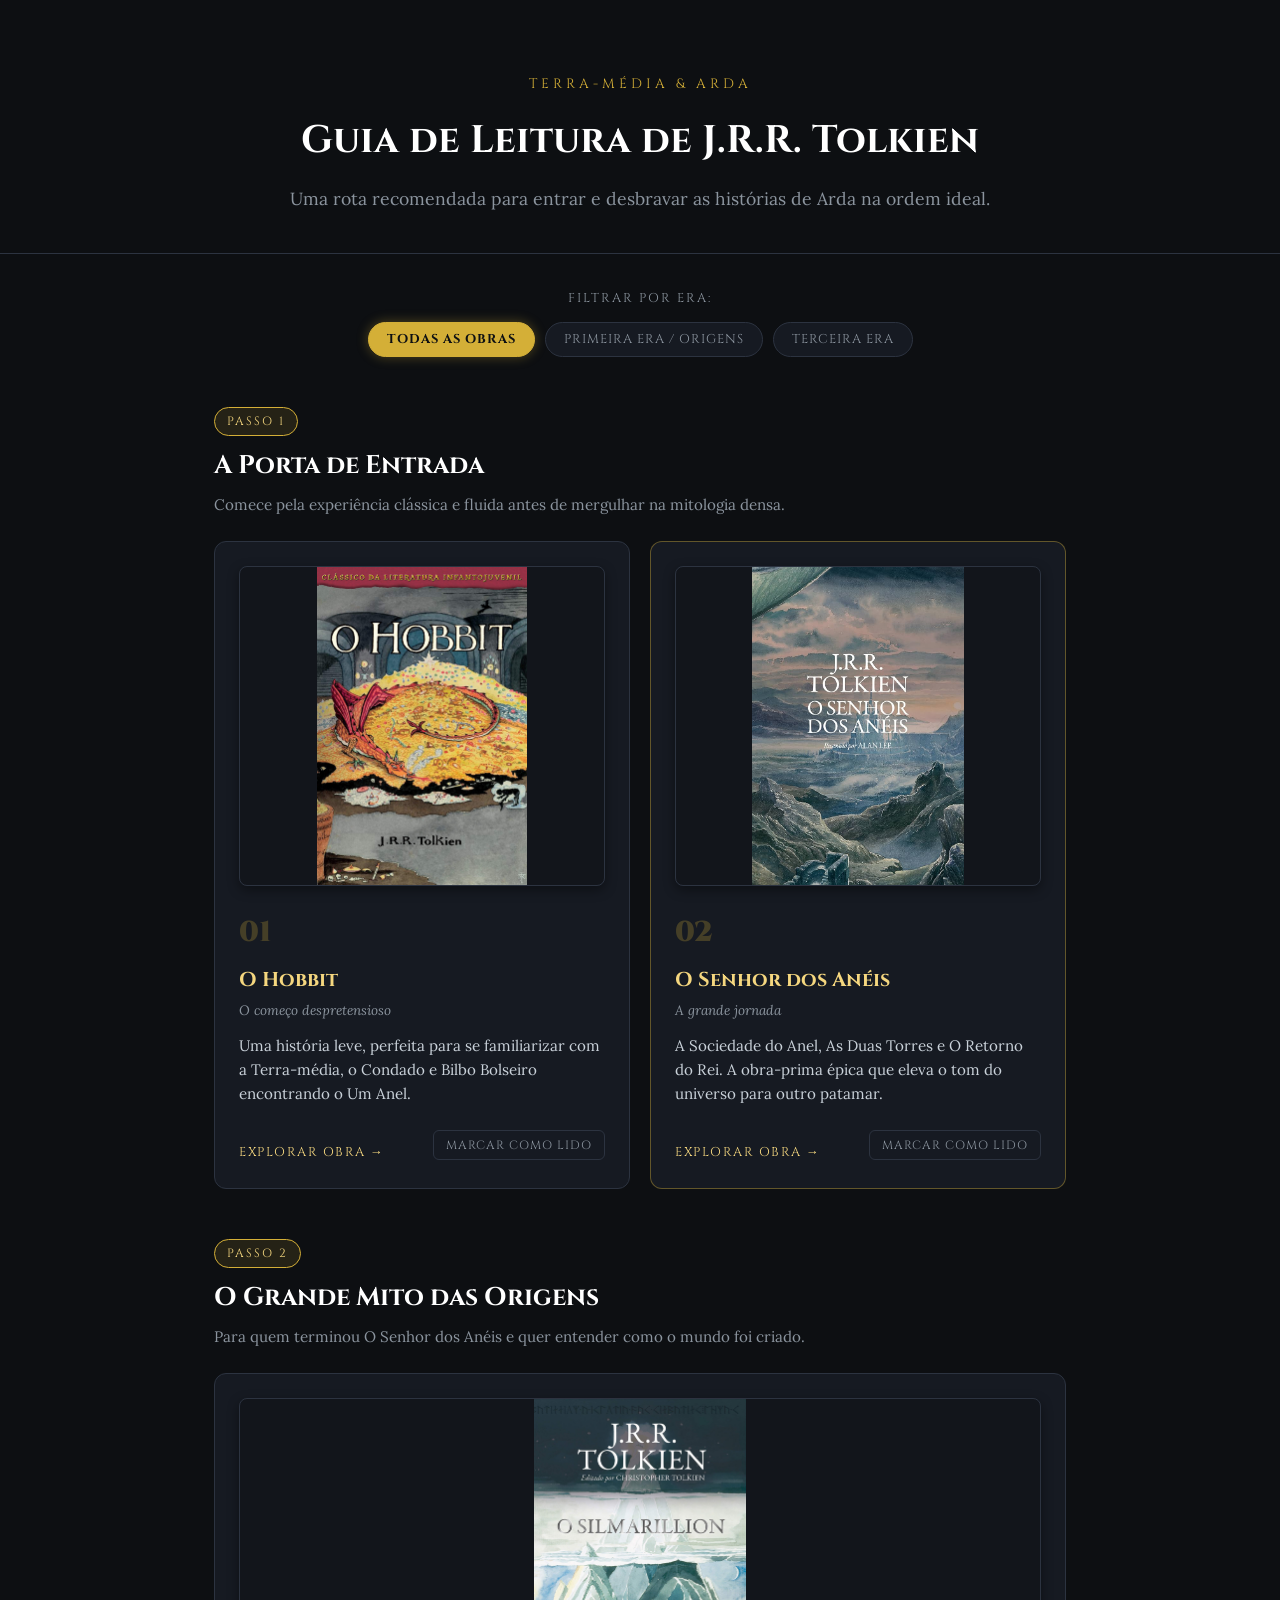
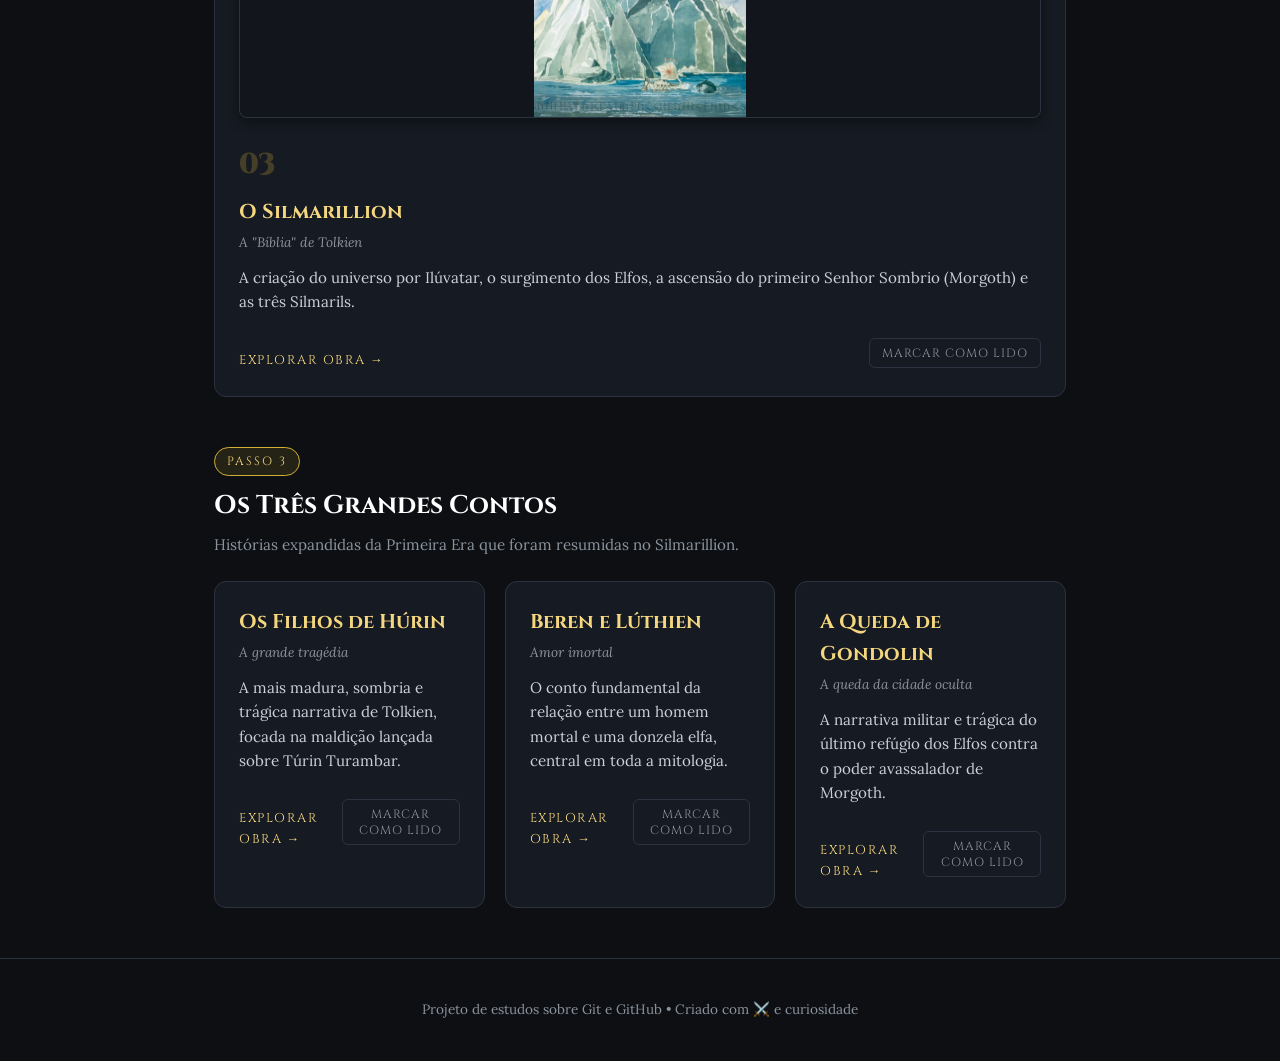
<file: index.html>
<!DOCTYPE html>
<html lang="pt-BR">
<head>
    <meta charset="UTF-8">
    <meta name="viewport" content="width=device-width, initial-scale=1.0">
    <title>Guia de Leitura: J.R.R. Tolkien</title>
    <link rel="stylesheet" href="assets/css/style.css">
    <!-- Fonte elegante do Google Fonts -->
    <link rel="preconnect" href="https://fonts.googleapis.com">
    <link rel="preconnect" href="https://fonts.gstatic.com" crossorigin>
    <link href="https://fonts.googleapis.com/css2?family=Cinzel:wght@500;700;900&family=Lora:ital,wght@0,400;0,600;1,400&display=swap" rel="stylesheet">
</head>
<body>

<header class="hero">
    <div class="container">
        <span class="subtitle">Terra-média & Arda</span>
        <h1>Guia de Leitura de J.R.R. Tolkien</h1>
        <p>Uma rota recomendada para entrar e desbravar as histórias de Arda na ordem ideal.</p>
    </div>
</header>

<!-- Barra de Filtros por Era -->
<nav class="filter-wrapper container">
    <span class="filter-label">Filtrar por Era:</span>
    <div class="filter-buttons">
        <button class="filter-btn active" data-filter="all" type="button">Todas as Obras</button>
        <button class="filter-btn" data-filter="primeira-era" type="button">Primeira Era / Origens</button>
        <button class="filter-btn" data-filter="terceira-era" type="button">Terceira Era</button>
    </div>
</nav>

<main class="container">
    <section class="stage">
        <div class="badge">Passo 1</div>
        <h2>A Porta de Entrada</h2>
        <p class="stage-desc">Comece pela experiência clássica e fluida antes de mergulhar na mitologia densa.</p>

        <div class="grid">
            <article class="card" data-book-id="hobbit" data-era="terceira-era">
                <img src="assets/images/hobbit.jpg" alt="Capa do livro O Hobbit" class="book-cover">
                <div class="step-num">01</div>
                <h3>O Hobbit</h3>
                <p class="tagline">O começo despretensioso</p>
                <p>Uma história leve, perfeita para se familiarizar com a Terra-média, o Condado e Bilbo Bolseiro encontrando o Um Anel.</p>
                <div class="card-actions">
                    <a href="https://tolkiengateway.net/wiki/The_Hobbit" target="_blank" class="book-btn">Explorar obra →</a>
                    <button class="read-btn" type="button">Marcar como lido</button>
                </div>
            </article>

            <article class="card highlight" data-book-id="lotr" data-era="terceira-era">
                <img src="assets/images/lotr.jpg" alt="Capa do livro O Senhor dos Anéis" class="book-cover">
                <div class="step-num">02</div>
                <h3>O Senhor dos Anéis</h3>
                <p class="tagline">A grande jornada</p>
                <p>A Sociedade do Anel, As Duas Torres e O Retorno do Rei. A obra-prima épica que eleva o tom do universo para outro patamar.</p>
                <div class="card-actions">
                    <a href="https://tolkiengateway.net/wiki/The_Lord_of_the_Rings" target="_blank" class="book-btn">Explorar obra →</a>
                    <button class="read-btn" type="button">Marcar como lido</button>
                </div>
            </article>
        </div>
    </section>

    <section class="stage">
        <div class="badge">Passo 2</div>
        <h2>O Grande Mito das Origens</h2>
        <p class="stage-desc">Para quem terminou O Senhor dos Anéis e quer entender como o mundo foi criado.</p>

        <div class="grid single">
            <article class="card myth" data-book-id="silmarillion" data-era="primeira-era">
                <img src="assets/images/silmarillion.jpg" alt="Capa do livro O Silmarillion" class="book-cover">
                <div class="step-num">03</div>
                <h3>O Silmarillion</h3>
                <p class="tagline">A "Bíblia" de Tolkien</p>
                <p>A criação do universo por Ilúvatar, o surgimento dos Elfos, a ascensão do primeiro Senhor Sombrio (Morgoth) e as três Silmarils.</p>
                <div class="card-actions">
                    <a href="https://tolkiengateway.net/wiki/The_Silmarillion" target="_blank" class="book-btn">Explorar obra →</a>
                    <button class="read-btn" type="button">Marcar como lido</button>
                </div>
            </article>
        </div>
    </section>

    <section class="stage">
        <div class="badge">Passo 3</div>
        <h2>Os Três Grandes Contos</h2>
        <p class="stage-desc">Histórias expandidas da Primeira Era que foram resumidas no Silmarillion.</p>

        <div class="grid">
            <article class="card" data-book-id="hurin" data-era="primeira-era">
                <h3>Os Filhos de Húrin</h3>
                <p class="tagline">A grande tragédia</p>
                <p>A mais madura, sombria e trágica narrativa de Tolkien, focada na maldição lançada sobre Túrin Turambar.</p>
                <div class="card-actions">
                    <a href="https://tolkiengateway.net/wiki/The_Children_of_H%C3%BArin" target="_blank" class="book-btn">Explorar obra →</a>
                    <button class="read-btn" type="button">Marcar como lido</button>
                </div>
            </article>

            <article class="card" data-book-id="beren-luthien" data-era="primeira-era">
                <h3>Beren e Lúthien</h3>
                <p class="tagline">Amor imortal</p>
                <p>O conto fundamental da relação entre um homem mortal e uma donzela elfa, central em toda a mitologia.</p>
                <div class="card-actions">
                    <a href="https://tolkiengateway.net/wiki/Beren_and_L%C3%BAthien" target="_blank" class="book-btn">Explorar obra →</a>
                    <button class="read-btn" type="button">Marcar como lido</button>
                </div>
            </article>

            <article class="card" data-book-id="gondolin" data-era="primeira-era">
                <h3>A Queda de Gondolin</h3>
                <p class="tagline">A queda da cidade oculta</p>
                <p>A narrativa militar e trágica do último refúgio dos Elfos contra o poder avassalador de Morgoth.</p>
                <div class="card-actions">
                    <a href="https://tolkiengateway.net/wiki/The_Fall_of_Gondolin" target="_blank" class="book-btn">Explorar obra →</a>
                    <button class="read-btn" type="button">Marcar como lido</button>
                </div>
            </article>
        </div>
    </section>
</main>

<footer>
    <p>Projeto de estudos sobre Git e GitHub • Criado com ⚔️ e curiosidade</p>
</footer>

<script src="assets/js/main.js"></script>

</body>
</html>
</file>
<file: assets/css/style.css>
:root {
    --bg-color: #0d0f12;
    --card-bg: #161a22;
    --card-border: #2c3340;
    --gold: #d4af37;
    --gold-light: #f5d77f;
    --text-primary: #e6edf3;
    --text-secondary: #8b949e;
    --font-heading: 'Cinzel', 'Times New Roman', serif;
    --font-body: 'Lora', Georgia, serif;
}

* {
    box-sizing: border-box;
    margin: 0;
    padding: 0;
}

body {
    background-color: var(--bg-color);
    color: var(--text-primary);
    font-family: var(--font-body), Georgia, serif;
    line-height: 1.6;
}

.container {
    max-width: 900px;
    margin: 0 auto;
    padding: 0 24px;
}

/* Header */
.hero {
    text-align: center;
    padding: 70px 0 40px;
    border-bottom: 1px solid var(--card-border);
}

.hero .subtitle {
    font-family: var(--font-heading), 'Times New Roman', serif;
    letter-spacing: 4px;
    text-transform: uppercase;
    font-size: 0.85rem;
    color: var(--gold);
}

.hero h1 {
    font-family: var(--font-heading), 'Times New Roman', serif;
    font-size: 2.4rem;
    color: #fff;
    margin: 14px 0;
    font-weight: 700;
}

.hero p {
    color: var(--text-secondary);
    font-size: 1.1rem;
}

/* Seções */
.stage {
    margin: 50px 0;
}

.badge {
    display: inline-block;
    background-color: rgba(212, 175, 55, 0.12);
    color: var(--gold-light);
    font-family: var(--font-heading), 'Times New Roman', serif;
    font-size: 0.75rem;
    text-transform: uppercase;
    letter-spacing: 2px;
    padding: 4px 12px;
    border-radius: 20px;
    border: 1px solid var(--gold);
    margin-bottom: 10px;
}

.stage h2 {
    font-family: var(--font-heading), 'Times New Roman', serif;
    color: #fff;
    font-size: 1.6rem;
    margin-bottom: 6px;
}

.stage-desc {
    color: var(--text-secondary);
    margin-bottom: 24px;
    font-size: 0.95rem;
}

/* Cards */
.grid {
    display: grid;
    grid-template-columns: repeat(auto-fit, minmax(250px, 1fr));
    gap: 20px;
}

.card {
    background: var(--card-bg);
    border: 1px solid var(--card-border);
    border-radius: 12px;
    padding: 24px;
    position: relative;
    transition: transform 0.2s ease, border-color 0.2s ease;
}

.card:hover {
    transform: translateY(-4px);
    border-color: var(--gold);
}

.card.highlight {
    border-color: rgba(212, 175, 55, 0.4);
}

.step-num {
    font-family: var(--font-heading), 'Times New Roman', serif;
    font-size: 1.8rem;
    font-weight: 900;
    color: rgba(212, 175, 55, 0.25);
    margin-bottom: 8px;
}

.card h3 {
    font-family: var(--font-heading), 'Times New Roman', serif;
    color: var(--gold-light);
    font-size: 1.25rem;
    margin-bottom: 4px;
}

.card .tagline {
    font-size: 0.85rem;
    color: var(--text-secondary);
    font-style: italic;
    margin-bottom: 12px;
}

.card p {
    font-size: 0.95rem;
    color: #c9d1d9;
}

/* Rodapé */
footer {
    text-align: center;
    padding: 40px 0;
    border-top: 1px solid var(--card-border);
    color: var(--text-secondary);
    font-size: 0.85rem;
}

/* Imagens das capas (sem cortes) */
.book-cover {
    width: 100%;
    height: 320px;            /* Altura fixa suficiente para acomodar a capa vertical */
    object-fit: contain;      /* Garante que a capa inteira apareça, sem cortes */
    background-color: rgba(0, 0, 0, 0.2); /* Fundo sutil caso a imagem seja mais estreita */
    border-radius: 8px;
    margin-bottom: 16px;
    border: 1px solid var(--card-border);
    box-shadow: 0 4px 12px rgba(0, 0, 0, 0.4);
    transition: transform 0.3s ease;
}

.card:hover .book-cover {
    transform: scale(1.02);
}

/* Links/Botões dos livros */
.book-btn {
    display: inline-block;
    margin-top: 16px;
    font-family: var(--font-heading), 'Times New Roman', serif;
    font-size: 0.8rem;
    text-transform: uppercase;
    letter-spacing: 1.5px;
    color: var(--gold-light);
    text-decoration: none;
    border-bottom: 1px solid transparent;
    transition: all 0.2s ease;
}

.book-btn:hover {
    color: #fff;
    border-bottom-color: var(--gold);
    transform: translateX(4px);
}

/* Container de ações do card */
.card-actions {
    display: flex;
    align-items: center;
    justify-content: space-between;
    margin-top: 20px;
    gap: 12px;
}

/* Botão de Marcar como Lido */
.read-btn {
    background: transparent;
    border: 1px solid var(--card-border);
    color: var(--text-secondary);
    font-family: var(--font-heading), 'Times New Roman', serif;
    font-size: 0.75rem;
    text-transform: uppercase;
    letter-spacing: 1px;
    padding: 6px 12px;
    border-radius: 6px;
    cursor: pointer;
    transition: all 0.2s ease;
}

.read-btn:hover {
    border-color: var(--gold);
    color: var(--gold-light);
}

/* Estado quando o card está marcado como lido */
.card.is-read {
    border-color: #2ea043;
    box-shadow: 0 0 15px rgba(46, 160, 67, 0.15);
}

.card.is-read .read-btn {
    background-color: rgba(46, 160, 67, 0.15);
    border-color: #2ea043;
    color: #3fb950;
}

/* Filtros de Eras */
.filter-wrapper {
    margin: 35px auto 10px;
    display: flex;
    flex-direction: column;
    align-items: center;
    gap: 12px;
}

.filter-label {
    font-family: var(--font-heading), 'Times New Roman', serif;
    font-size: 0.8rem;
    letter-spacing: 2px;
    text-transform: uppercase;
    color: var(--text-secondary);
}

.filter-buttons {
    display: flex;
    flex-wrap: wrap;
    justify-content: center;
    gap: 10px;
}

.filter-btn {
    background: var(--card-bg);
    border: 1px solid var(--card-border);
    color: var(--text-secondary);
    font-family: var(--font-heading), 'Times New Roman', serif;
    font-size: 0.8rem;
    text-transform: uppercase;
    letter-spacing: 1px;
    padding: 8px 18px;
    border-radius: 20px;
    cursor: pointer;
    transition: all 0.25s ease;
}

.filter-btn:hover {
    border-color: var(--gold);
    color: var(--gold-light);
}

.filter-btn.active {
    background-color: var(--gold);
    color: #0d0f12;
    border-color: var(--gold);
    font-weight: 700;
    box-shadow: 0 0 12px rgba(212, 175, 55, 0.35);
}

/* Ocultação de cards e seções vazias */
.card.is-hidden {
    display: none !important;
}

.stage.is-hidden {
    display: none !important;
}
</file>
